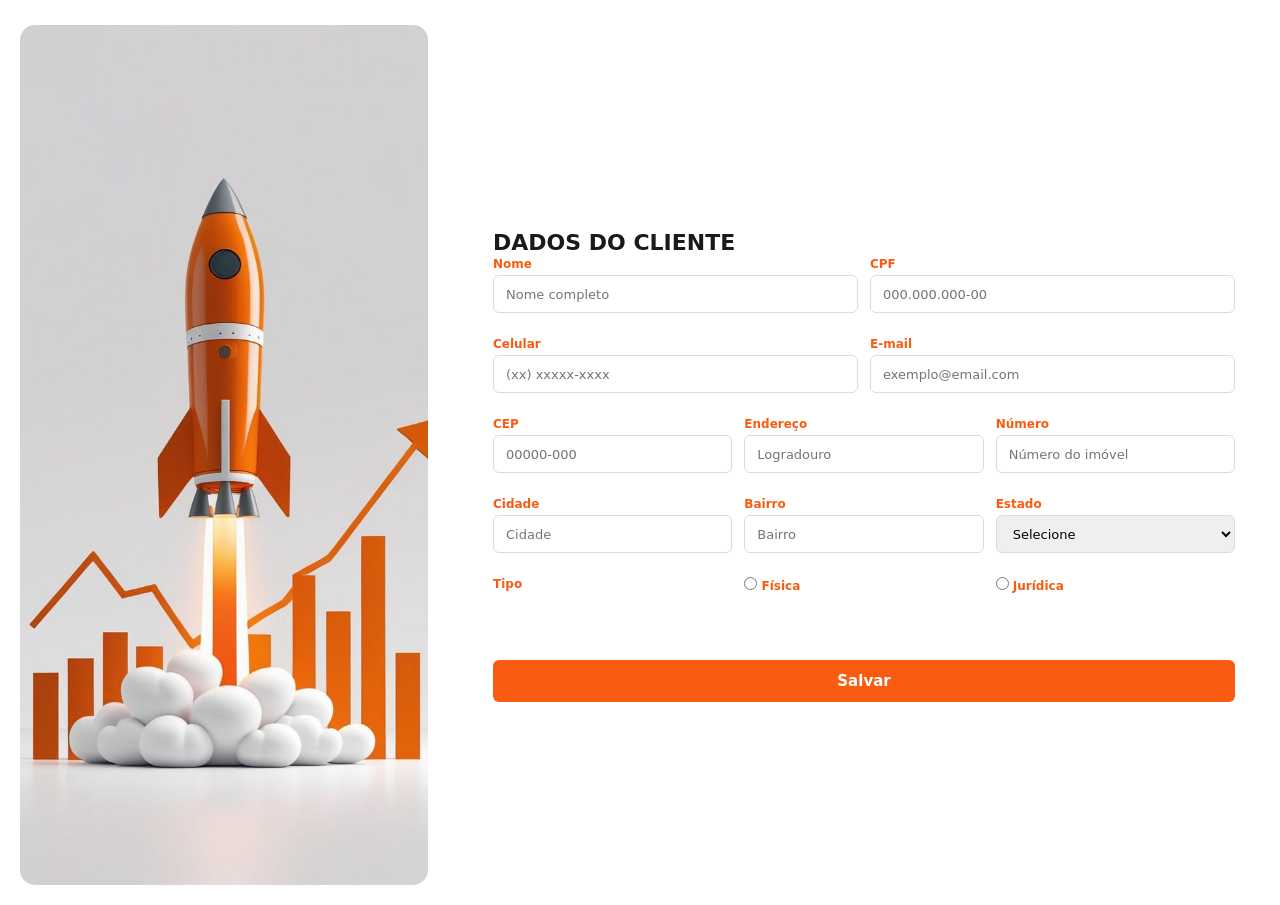
<file: dados_cliente.html>
<!DOCTYPE html>
<html lang="pt-br">
<head>
    <meta charset="UTF-8">
    <meta name="viewport" content="width=device-width, initial-scale=1.0">
    <link rel="stylesheet" href="css/dados.css">
    <link rel="icon" type="image/x-icon" href="img/icon.jpeg">
    <title>Cliente | CredTech</title>
</head>
<body>
    <div class="box_img">
        <img src="img/dados.jpeg" alt="CredTech">
    </div>
    
    <div class="content">
        <h1>DADOS DO CLIENTE</h1>
   
        <form id="form_cliente">
            <div class="form_row">
                <div class="form_group">
                    <label for="nome">Nome</label>
                    <input type="text" id="nome" name="nome" placeholder="Nome completo" required>
                    <small id="erro_nome"></small>
                </div>
                
                <div class="form_group">
                    <label for="cpf">CPF</label>
                    <input type="text" id="cpf" name="cpf" placeholder= "000.000.000-00" maxlength="14" required>
                    <small id="erro_cpf"></small>
                </div>
            </div>
            
            <div class="form_row">
                <div class="form_group">
                    <label for="telefone">Celular</label>
                    <input type="text" id="telefone" name="telefone" placeholder="(xx) xxxxx-xxxx" maxlength="15" required>
                    <small id="erro_telefone"></small>
                </div>

                <div class="form_group">
                    <label for="email">E-mail</label>
                    <input type="email" id="email" name="email" placeholder="exemplo@email.com" required>
                    <small id="erro_email"></small>
                </div>
            </div>
            
            <div class="form_row">
                <div class="form_group">
                    <label for="cep">CEP</label>
                    <input type="text" id="cep" name="cep" placeholder="00000-000" maxlength="9" required>
                    <small id="erro_cep"></small>
                </div>
                <div class="form_group">
                    <label for="endereco">Endereço</label>
                    <input type="text" id="endereco" name="endereco" placeholder="Logradouro" required>
                    <small id="erro_endereco"></small>
                </div>

                <div class="form_group">
                    <label for="numero">Número</label>
                    <input type="number" id="numero" name="numero" placeholder="Número do imóvel" min="0" required>
                    <small id="erro_numero"></small>
                </div>
            </div>
            
            <div class="form_row">
                <div class="form_group">
                    <label for="cidade">Cidade</label>
                    <input type="text" id="cidade" name="cidade" placeholder= "Cidade" required>
                    <small id="erro_cidade"></small>
                </div>

                <div class="form_group">
                    <label for="bairro">Bairro</label>
                    <input type="text" id="bairro" name="bairro" placeholder= "Bairro" required>
                    <small id="erro_bairro"></small>
                </div>

                <div class="form_group">
                    <label for="estado">Estado</label>
                    <select name="estado" id="estado" required>
                        <option value="">Selecione</option>

                        <option value="AC">Acre</option>
                        <option value="AL">Alagoas</option>
                        <option value="AP">Amapá</option>
                        <option value="AM">Amazonas</option>
                        <option value="BA">Bahia</option>
                        <option value="CE">Ceará</option>
                        <option value="DF">Distrito Federal</option>
                        <option value="ES">Espírito Santo</option>
                        <option value="GO">Goiás</option>
                        <option value="MA">Maranhão</option>
                        <option value="MT">Mato Grosso</option>
                        <option value="MS">Mato Grosso do Sul</option>
                        <option value="MG">Minas Gerais</option>
                        <option value="PA">Pará</option>
                        <option value="PB">Paraíba</option>
                        <option value="PR">Paraná</option>
                        <option value="PE">Pernambuco</option>
                        <option value="PI">Piauí</option>
                        <option value="RJ">Rio de Janeiro</option>
                        <option value="RN">Rio Grande do Norte</option>
                        <option value="RS">Rio Grande do Sul</option>
                        <option value="RO">Rondônia</option>
                        <option value="RR">Roraima</option>
                        <option value="SC">Santa Catarina</option>
                        <option value="SP">São Paulo</option>
                        <option value="SE">Sergipe</option>
                        <option value="TO">Tocantins</option>
                    </select>
                </div>
            </div>
            
            <div class="form_row">
                <div class="form_group">
                    <label>Tipo</label>
                </div>

                <div class="form_group">
                    <label><input type="radio" name="tipo"> Física</label>
                </div>

                <div class="form_group">
                    <label><input type="radio" name="tipo" required> Jurídica</label>
                </div>
            </div>
            
            <br><br>
            
            <form action="emprestimo.html">
                <button type="submit">Salvar</button>
            </form>
        </form><br><br>
    </div>


    <script src="script.js" defer></script>
   
</body>
</html>
</file>
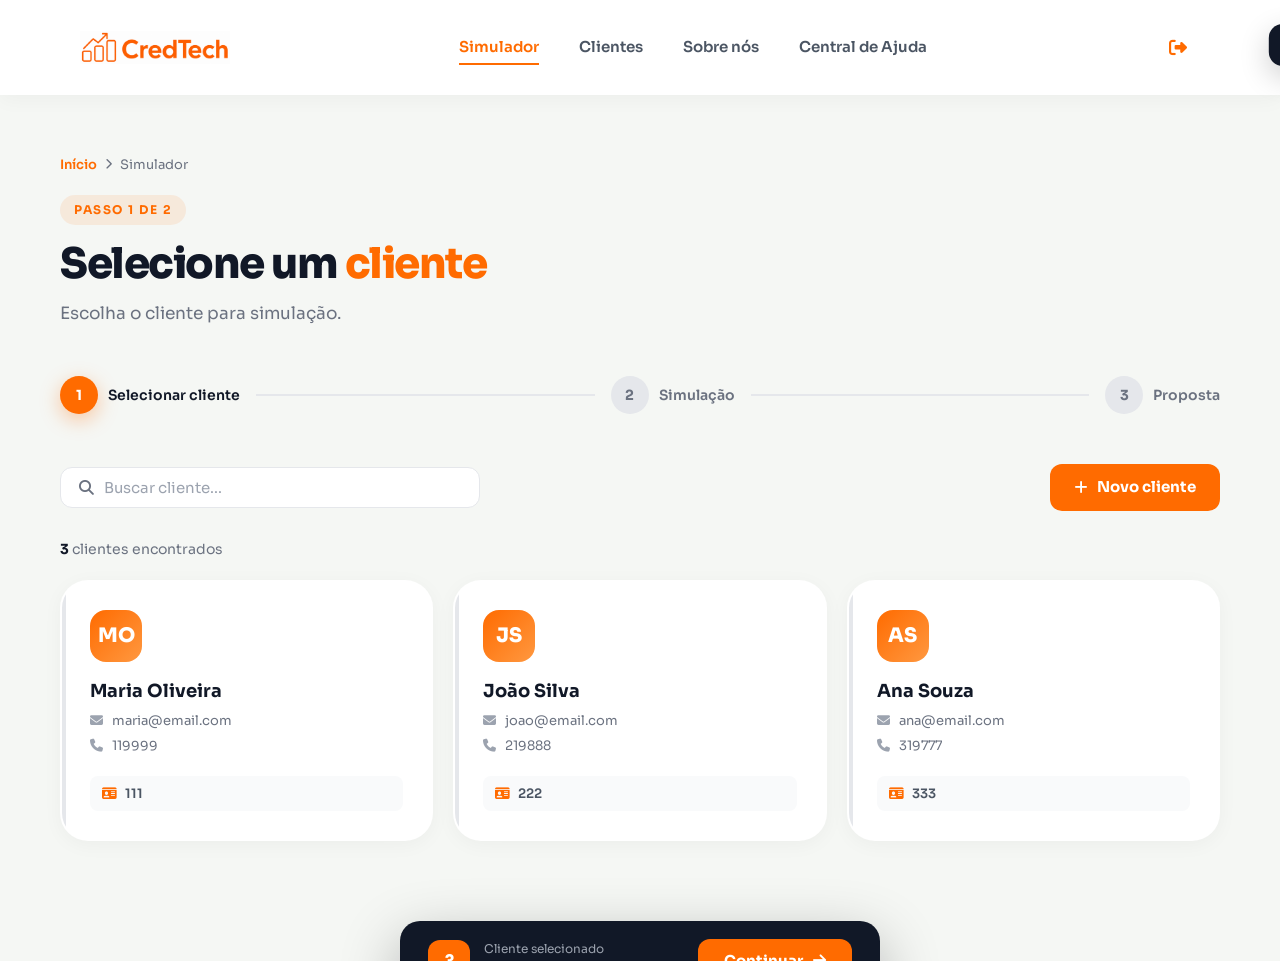
<file: simulador.html>
<!DOCTYPE html>
<html lang="pt-br">
<head>
    <meta charset="UTF-8">
    <meta name="viewport" content="width=device-width, initial-scale=1.0">

    <link rel="icon" href="img/icon.jpeg">
    <link rel="stylesheet" href="https://cdnjs.cloudflare.com/ajax/libs/font-awesome/6.5.1/css/all.min.css">
    <link href="https://fonts.googleapis.com/css2?family=Sora:wght@400;500;600;700;800&display=swap" rel="stylesheet">

    <title>Simulação | CredTech</title>

    <!-- Vínculo com o arquivo CSS externo -->
    <link rel="stylesheet" href="css/simulador.css">
</head>

<body>

<!-- ================= HEADER ================= -->
<header class="header">
    <div class="logo">
        <a href="#">
            <img src="img/logo.png" alt="Logo CredTech">
        </a>
    </div>

    <nav class="menu">
        <a href="simulador.html" class="active">Simulador</a>
        
        <a href="clientes.php">Clientes</a>
        <a href="sobre_nos.html">Sobre nós</a>
        <a href="central_ajuda.html">Central de Ajuda</a>
    </nav>

    <a class="btn-sair" href="#"><i class="fa-solid fa-right-from-bracket"></i></a>
</header>

<!-- ================= MAIN ================= -->
<main class="page-wrapper">

    <div class="page-header">
        <div class="breadcrumb">
            <a href="#">Início</a>
            <i class="fa-solid fa-chevron-right"></i>
            <span>Simulador</span>
        </div>

        <span class="label">Passo 1 de 2</span>
        <h1>Selecione um <span>cliente</span></h1>
        <p>Escolha o cliente para simulação.</p>
    </div>

    <!-- STEPS -->
    <div class="steps">
        <div class="step active">
            <div class="step-circle">1</div>
            <span class="step-label">Selecionar cliente</span>
        </div>

        <div class="step-line"></div>

        <div class="step pending">
            <div class="step-circle">2</div>
            <span class="step-label">Simulação</span>
        </div>

        <div class="step-line"></div>

        <div class="step pending">
            <div class="step-circle">3</div>
            <span class="step-label">Proposta</span>
        </div>
    </div>

    <!-- TOOLBAR -->
    <div class="toolbar">
        <div class="search-box">
            <i class="fa-solid fa-magnifying-glass"></i>
            <input id="search" placeholder="Buscar cliente...">
        </div>

        <!-- <button class="btn-novo" onclick="openModal()">
            <i class="fa-solid fa-plus"></i> Novo cliente
        </button> -->

        <a href="dados_cliente.php" class="btn-novo">
            <i class="fa-solid fa-plus"></i> Novo cliente
        </a>
    </div>

    <p class="clients-count">
        <strong id="total"></strong> clientes encontrados
    </p>

    <!-- GRID -->
    <div class="clients-grid" id="grid"></div>

</main>

<!-- FLOAT BAR -->
<div class="float-bar" id="floatBar">
    <div class="float-bar-info">
        <div class="float-bar-avatar" id="avatar">?</div>
        <div class="float-bar-text">
            <p>Cliente selecionado</p>
            <strong id="nomeSel">—</strong>
        </div>
    </div>

    <button class="btn-continuar" onclick="irSimulacao()">
        Continuar <i class="fa-solid fa-arrow-right"></i>
    </button>
</div>

<!-- MODAL -->
<div class="modal-overlay" id="modal">
    <div class="modal">
        <div class="modal-header">
            <div>
                <span class="label">Novo cadastro</span>
                <h2>Cliente</h2>
                <p>Preencha os dados</p>
            </div>
            <button class="btn-fechar" onclick="closeModal()">✕</button>
        </div>

        <div class="form-grid">
            <input id="nome" placeholder="Nome completo">
            <input id="cpf" placeholder="CPF">
            <input id="telefone" placeholder="Telefone">
            <input id="email" placeholder="Email" class="full">
        </div>

        <div class="modal-footer">
            <button class="btn-cancelar" onclick="closeModal()">Cancelar</button>
            <button class="btn-salvar" onclick="addCliente()">
                <i class="fa-solid fa-floppy-disk"></i> Salvar
            </button>
        </div>
    </div>
</div>

<!-- TOAST -->
<div class="toast" id="toast">
    <i class="fa-solid fa-circle-check"></i>
    <span id="toastMsg"></span>
</div>

<script>
/* ================= MOCK DB ================= */
let clientes = [
    { id: 1, nome: "Maria Oliveira", cpf: "111", email: "maria@email.com", telefone: "119999" },
    { id: 2, nome: "João Silva", cpf: "222", email: "joao@email.com", telefone: "219888" },
    { id: 3, nome: "Ana Souza", cpf: "333", email: "ana@email.com", telefone: "319777" }
];

let selected = null;

/* ================= RENDER ================= */
function render(list = clientes) {
    const grid = document.getElementById("grid");
    grid.innerHTML = "";

    document.getElementById("total").innerText = list.length;

    list.forEach(c => {
        const card = document.createElement("div");
        card.className = "client-card";

        const iniciais = c.nome.split(" ").map(n => n[0]).slice(0,2).join("");

        card.innerHTML = `
            <div class="client-avatar">${iniciais}</div>
            <div class="client-name">${c.nome}</div>
            <div class="client-meta">
                <span><i class="fa-solid fa-envelope"></i>${c.email}</span>
                <span><i class="fa-solid fa-phone"></i>${c.telefone}</span>
            </div>
            <div class="client-cpf"><i class="fa-solid fa-id-card"></i>${c.cpf}</div>
        `;

        card.onclick = () => select(c, card);
        grid.appendChild(card);
    });
}

/* ================= SELECT ================= */
function select(c, el) {
    document.querySelectorAll(".client-card").forEach(e => e.classList.remove("selected"));
    el.classList.add("selected");

    selected = c;

    document.getElementById("avatar").innerText = c.nome[0];
    document.getElementById("nomeSel").innerText = c.nome;

    document.getElementById("floatBar").classList.add("show");
}

/* ================= SEARCH ================= */
document.getElementById("search").addEventListener("input", e => {
    const q = e.target.value.toLowerCase();
    render(clientes.filter(c =>
        (c.nome + c.cpf + c.email).toLowerCase().includes(q)
    ));
});

/* ================= NAV ================= */
function irSimulacao() {
    if (!selected) return;
    alert("Cliente: " + selected.nome);
}

/* ================= MODAL ================= */
function openModal() {
    document.getElementById("modal").classList.add("open");
}
function closeModal() {
    document.getElementById("modal").classList.remove("open");
}

/* ================= ADD ================= */
function addCliente() {
    clientes.push({
        id: Date.now(),
        nome: nome.value,
        cpf: cpf.value,
        telefone: telefone.value,
        email: email.value
    });

    render();
    closeModal();
    toast("Cliente adicionado!");
}

/* ================= TOAST ================= */
function toast(msg) {
    const t = document.getElementById("toast");
    document.getElementById("toastMsg").innerText = msg;
    t.classList.add("show");

    setTimeout(() => t.classList.remove("show"), 2500);
}

/* INIT */
render();
</script>

</body>
</html>
</file>
<file: css/dados.css>
/* Reset e Base */
* {
    margin: 0;
    padding: 0;
    box-sizing: border-box;
    font-family: 'Segoe UI', system-ui, sans-serif;
}

body {
    background-color: white;
    display: flex;
    justify-content: center;
    align-items: center;
    height: 100vh;
    overflow: hidden; 
}

/* Container Principal */
.container {
    display: flex;
    background-color: #ffffff;
    width: 1000px; 
    height: 670px; 
    border-radius: 15px;
    box-shadow: 0 10px 30px rgba(0, 0, 0, 0.08);
    overflow: hidden;
}

/* Lado da Imagem */
.box_img {
    width: 35%;
    height: 100%;
    padding: 20px;
    margin-top: 10px;
    border-radius: 15px;
    overflow: hidden;
}

.box_img img {
    width: 100%;
    height: 100%;
    border-radius: 15px;
    object-fit: cover;
}

/* Lado do Formulário*/
.content {
    flex: 1;
    padding: 30px 45px; 
    display: flex;
    margin-top: 70px;
    flex-direction: column;
    justify-content: center;
}

h1 {
    font-size: 22px;
    font-weight: 700;
    color: #1a1a1a;
    margin-bottom: 2px;
}

.subtitle {
    font-size: 13px;
    color: #666;
    margin-bottom: 20px; 
}

/* Estrutura de Linhas */
.form_row {
    display: flex;
    gap: 12px;
    margin-bottom: 10px;
}

.form_group {
    flex: 1;
    display: flex;
    flex-direction: column;
}

/* Labels */
label {
    font-size: 12px;
    font-weight: 600;
    color: #f95b10;
    margin-bottom: 4px;
}

/* Inputs e Selects */
#form_cliente input[type="text"], 
#form_cliente input[type="email"], 
#form_cliente input[type="number"], 
#form_cliente select {
    width: 100%;
    padding: 8px 12px; 
    border-radius: 6px;
    border: 1px solid #dcdcdc;
    font-size: 13px;
    height: 38px; 
}

/* Radio Buttons */
.radio_group {
    display: flex;
    gap: 20px;
    margin-top: 2px;
}

.radio_label {
    display: flex;
    align-items: center;
    font-size: 13px;
    font-weight: 600;
}

/* Botão Salvar */
button {
    width: 100%;
    padding: 12px; 
    background-color: #f95b10;
    color: #ffffff;
    border: none;
    border-radius: 6px;
    font-size: 15px;
    font-weight: 700;
    cursor: pointer;
    margin-top: 15px; 
}

button:hover {
    background-color: #e04e0b; /
}

/* Mensagens de Erro compactas */
small {
    font-size: 10px;
    color: #ff4d4d;
    height: 12px;
    margin-top: 2px;
}
</file>
<file: css/simulador.css>
/* ===================== RESET & BASE ===================== */
*, *::before, *::after { 
    margin: 0; 
    padding: 0; 
    box-sizing: border-box; 
}

:root {
    --orange:     #FF6B00;
    --orange-d:   #e55d00;
    --dark:       #111827;
    --mid:        #4b5563;
    --light:      #6b7280;
    --border:     #e5e7eb;
    --bg:         #F5F7F4;
    --white:      #FFFFFF;
    --card-bg:    #FFFFFF;
    --radius-lg:  28px;
    --radius-md:  16px;
    --radius-sm:  10px;
    --shadow-sm:  0 4px 20px rgba(0,0,0,0.04);
    --shadow-md:  0 10px 30px rgba(0,0,0,0.08);
    --shadow-or:  0 20px 40px rgba(255,107,0,0.18);
}

body {
    font-family: 'Sora', Arial, sans-serif;
    background: var(--bg);
    color: var(--dark);
    overflow-x: hidden;
    line-height: 1.5;
}

a { text-decoration: none; color: inherit; }
img { max-width: 100%; display: block; }

/* ===================== HEADER ===================== */
.header {
    width: 100%;
    display: flex;
    align-items: center;
    justify-content: space-between;
    padding: 25px 80px;
    background: var(--white);
    box-shadow: 0 4px 20px rgba(0,0,0,0.04);
    position: sticky;
    top: 0;
    z-index: 1000;
}
.logo img { width: 150px; object-fit: contain; }

.menu { display: flex; align-items: center; gap: 40px; }
.menu a {
    position: relative;
    font-size: 15px;
    font-weight: 600;
    color: var(--mid);
    transition: .3s;
}
.menu a:hover { color: var(--orange); }
.menu a::after {
    content: "";
    position: absolute;
    left: 0; bottom: -6px;
    width: 0%; height: 2px;
    background: var(--orange);
    transition: .3s;
}
.menu a:hover::after { width: 100%; }
.menu a.active { color: var(--orange); }
.menu a.active::after { width: 100%; }

.btn-sair {
    width: 45px; height: 45px;
    display: flex; align-items: center; justify-content: center;
    color: var(--orange);
    border-radius: 12px;
    font-size: 18px;
    transition: .3s;
}
.btn-sair:hover {
    background: var(--orange);
    color: var(--white);
    transform: translateY(-2px);
}

/* ===================== PAGE WRAPPER ===================== */
.page-wrapper {
    max-width: 1200px;
    margin: 60px auto 120px;
    padding: 0 20px;
}

/* ===================== PAGE HEADER ===================== */
.page-header {
    margin-bottom: 50px;
}
.page-header .breadcrumb {
    display: flex;
    align-items: center;
    gap: 8px;
    font-size: 13px;
    color: var(--light);
    margin-bottom: 20px;
}
.page-header .breadcrumb a { color: var(--orange); font-weight: 600; }
.page-header .breadcrumb i { font-size: 11px; }

.page-header .label {
    display: inline-block;
    background: rgba(255,107,0,0.10);
    color: var(--orange);
    font-size: 12px;
    font-weight: 700;
    text-transform: uppercase;
    letter-spacing: 1.5px;
    padding: 6px 14px;
    border-radius: 50px;
    margin-bottom: 16px;
}
.page-header h1 {
    font-size: 42px;
    font-weight: 800;
    line-height: 1.1;
    letter-spacing: -1.5px;
    color: var(--dark);
}
.page-header h1 span { color: var(--orange); }
.page-header p {
    margin-top: 14px;
    font-size: 17px;
    color: var(--light);
    max-width: 540px;
}

/* ===================== STEP INDICATOR ===================== */
.steps {
    display: flex;
    align-items: center;
    gap: 0;
    margin-bottom: 50px;
}
.step {
    display: flex;
    align-items: center;
    gap: 10px;
}
.step-circle {
    width: 38px; height: 38px;
    border-radius: 50%;
    display: flex;
    align-items: center;
    justify-content: center;
    font-size: 14px;
    font-weight: 700;
    transition: .3s;
}
.step.active .step-circle {
    background: var(--orange);
    color: var(--white);
    box-shadow: 0 6px 20px rgba(255,107,0,0.35);
}
.step.done .step-circle {
    background: #10b981;
    color: var(--white);
}
.step.pending .step-circle {
    background: var(--border);
    color: var(--light);
}
.step-label {
    font-size: 14px;
    font-weight: 600;
    color: var(--mid);
}
.step.active .step-label { color: var(--dark); }
.step.pending .step-label { color: var(--light); }

.step-line {
    flex: 1;
    height: 2px;
    background: var(--border);
    margin: 0 16px;
    min-width: 40px;
}
.step-line.done { background: var(--orange); }

/* ===================== TOOLBAR ===================== */
.toolbar {
    display: flex;
    align-items: center;
    justify-content: space-between;
    gap: 20px;
    margin-bottom: 28px;
    flex-wrap: wrap;
}
.search-box {
    display: flex;
    align-items: center;
    gap: 10px;
    background: var(--white);
    border: 1px solid var(--border);
    border-radius: 12px;
    padding: 10px 18px;
    min-width: 280px;
    flex: 1;
    max-width: 420px;
    transition: .3s;
}
.search-box:focus-within {
    border-color: var(--orange);
    box-shadow: 0 0 0 3px rgba(255,107,0,0.10);
}
.search-box i { color: var(--light); font-size: 15px; }
.search-box input {
    border: none;
    background: transparent;
    outline: none;
    font-size: 15px;
    font-family: 'Sora', sans-serif;
    color: var(--dark);
    width: 100%;
}
.search-box input::placeholder { color: #9ca3af; }

.btn-novo {
    display: inline-flex;
    align-items: center;
    gap: 9px;
    background: var(--orange);
    color: var(--white);
    padding: 12px 24px;
    border-radius: 12px;
    font-size: 15px;
    font-weight: 700;
    font-family: 'Sora', sans-serif;
    transition: .3s;
    white-space: nowrap;
    border: none;
    cursor: pointer;
}
.btn-novo:hover {
    background: var(--orange-d);
    transform: translateY(-2px);
    box-shadow: var(--shadow-or);
}

/* ===================== EMPTY STATE ===================== */
.empty-state {
    background: var(--white);
    border-radius: var(--radius-lg);
    padding: 80px 40px;
    text-align: center;
    box-shadow: var(--shadow-sm);
    border: 1px solid var(--border);
}
.empty-icon {
    width: 90px; height: 90px;
    background: rgba(255,107,0,0.08);
    border-radius: 50%;
    display: flex;
    align-items: center;
    justify-content: center;
    margin: 0 auto 28px;
}
.empty-icon i { font-size: 36px; color: var(--orange); }
.empty-state h3 {
    font-size: 26px;
    font-weight: 700;
    color: var(--dark);
    margin-bottom: 12px;
}
.empty-state p {
    font-size: 16px;
    color: var(--light);
    max-width: 380px;
    margin: 0 auto 36px;
    line-height: 1.7;
}
.btn-criar-primeiro {
    display: inline-flex;
    align-items: center;
    gap: 10px;
    background: var(--orange);
    color: var(--white);
    padding: 16px 36px;
    border-radius: 14px;
    font-size: 16px;
    font-weight: 700;
    font-family: 'Sora', sans-serif;
    transition: .3s;
}
.btn-criar-primeiro:hover {
    background: var(--orange-d);
    transform: translateY(-2px);
    box-shadow: var(--shadow-or);
}

/* ===================== CLIENTS GRID ===================== */
.clients-count {
    font-size: 14px;
    color: var(--light);
    margin-bottom: 20px;
}
.clients-count strong { color: var(--dark); }

.clients-grid {
    display: grid;
    grid-template-columns: repeat(auto-fill, minmax(310px, 1fr));
    gap: 20px;
}

/* ===================== CLIENT CARD ===================== */
.client-card {
    background: var(--white);
    border-radius: var(--radius-lg);
    padding: 28px;
    box-shadow: var(--shadow-sm);
    border: 2px solid transparent;
    cursor: pointer;
    transition: all .3s ease;
    position: relative;
    overflow: hidden;
}
.client-card::before {
    content: "";
    position: absolute;
    top: 0; left: 0;
    width: 4px; height: 100%;
    background: var(--border);
    border-radius: 4px 0 0 4px;
    transition: .3s;
}
.client-card:hover {
    border-color: rgba(255,107,0,0.25);
    box-shadow: 0 12px 36px rgba(255,107,0,0.12);
    transform: translateY(-3px);
}
.client-card:hover::before { background: var(--orange); }
.client-card.selected {
    border-color: var(--orange);
    box-shadow: 0 12px 36px rgba(255,107,0,0.20);
}
.client-card.selected::before { background: var(--orange); }

.card-check {
    position: absolute;
    top: 18px; right: 18px;
    width: 28px; height: 28px;
    border-radius: 50%;
    background: var(--border);
    display: flex;
    align-items: center;
    justify-content: center;
    transition: .3s;
}
.card-check i { font-size: 12px; color: #9ca3af; transition: .3s; }
.client-card.selected .card-check {
    background: var(--orange);
}
.client-card.selected .card-check i { color: var(--white); }

.client-avatar {
    width: 52px; height: 52px;
    border-radius: 16px;
    background: linear-gradient(135deg, #FF6B00, #ff9840);
    display: flex;
    align-items: center;
    justify-content: center;
    color: var(--white);
    font-size: 20px;
    font-weight: 800;
    margin-bottom: 16px;
    flex-shrink: 0;
}

.client-name {
    font-size: 18px;
    font-weight: 700;
    color: var(--dark);
    margin-bottom: 6px;
}
.client-meta {
    display: flex;
    flex-direction: column;
    gap: 6px;
    margin-bottom: 20px;
}
.client-meta span {
    display: flex;
    align-items: center;
    gap: 8px;
    font-size: 13px;
    color: var(--light);
}
.client-meta i { width: 14px; color: #9ca3af; }

.client-cpf {
    background: #f9fafb;
    border-radius: 8px;
    padding: 8px 12px;
    font-size: 13px;
    color: var(--mid);
    font-weight: 600;
    display: flex;
    align-items: center;
    gap: 8px;
}
.client-cpf i { color: var(--orange); }

/* ===================== FLOATING BAR ===================== */
.float-bar {
    position: fixed;
    bottom: -100px;
    left: 50%;
    transform: translateX(-50%);
    background: var(--dark);
    color: var(--white);
    border-radius: 20px;
    padding: 18px 28px;
    display: flex;
    align-items: center;
    gap: 24px;
    box-shadow: 0 20px 60px rgba(0,0,0,0.30);
    z-index: 999;
    transition: bottom .4s cubic-bezier(0.34,1.56,0.64,1);
    min-width: 480px;
    max-width: 90vw;
}
.float-bar.show { bottom: 32px; }

.float-bar-info {
    display: flex;
    align-items: center;
    gap: 14px;
    flex: 1;
}
.float-bar-avatar {
    width: 42px; height: 42px;
    border-radius: 12px;
    background: var(--orange);
    display: flex;
    align-items: center;
    justify-content: center;
    font-size: 16px;
    font-weight: 800;
    flex-shrink: 0;
}
.float-bar-text p {
    font-size: 12px;
    color: #9ca3af;
}
.float-bar-text strong {
    font-size: 16px;
    font-weight: 700;
}

.btn-continuar {
    display: inline-flex;
    align-items: center;
    gap: 10px;
    background: var(--orange);
    color: var(--white);
    padding: 12px 26px;
    border-radius: 12px;
    font-size: 15px;
    font-weight: 700;
    font-family: 'Sora', sans-serif;
    transition: .3s;
    border: none;
    cursor: pointer;
    white-space: nowrap;
}
.btn-continuar:hover {
    background: var(--orange-d);
    transform: translateY(-2px);
}

/* ===================== MODAL NOVO CLIENTE ===================== */
.modal-overlay {
    position: fixed;
    inset: 0;
    background: rgba(17,24,39,0.55);
    backdrop-filter: blur(6px);
    z-index: 2000;
    display: flex;
    align-items: center;
    justify-content: center;
    padding: 20px;
    opacity: 0;
    pointer-events: none;
    transition: .3s;
}
.modal-overlay.open { opacity: 1; pointer-events: all; }

.modal {
    background: var(--white);
    border-radius: var(--radius-lg);
    padding: 40px;
    width: 100%;
    max-width: 560px;
    box-shadow: 0 30px 60px rgba(0,0,0,0.20);
    transform: translateY(20px) scale(.97);
    transition: .35s cubic-bezier(0.34,1.2,0.64,1);
    max-height: 90vh;
    overflow-y: auto;
}
.modal-overlay.open .modal {
    transform: translateY(0) scale(1);
}

.modal-header {
    display: flex;
    align-items: flex-start;
    justify-content: space-between;
    margin-bottom: 32px;
}
.modal-header-left .label {
    background: rgba(255,107,0,0.10);
    color: var(--orange);
    font-size: 11px;
    font-weight: 700;
    text-transform: uppercase;
    letter-spacing: 1.5px;
    padding: 5px 12px;
    border-radius: 50px;
    display: inline-block;
    margin-bottom: 10px;
}
.modal-header h2 { font-size: 24px; font-weight: 800; color: var(--dark); }
.modal-header p { font-size: 14px; color: var(--light); margin-top: 6px; }

.btn-fechar {
    width: 38px; height: 38px;
    border-radius: 10px;
    border: 1px solid var(--border);
    background: transparent;
    display: flex;
    align-items: center;
    justify-content: center;
    cursor: pointer;
    color: var(--mid);
    font-size: 16px;
    transition: .3s;
    flex-shrink: 0;
}
.btn-fechar:hover { background: var(--border); }

.form-grid {
    display: grid;
    grid-template-columns: 1fr 1fr;
    gap: 18px;
}
.form-group { display: flex; flex-direction: column; gap: 7px; }
.form-group.full { grid-column: 1/-1; }

.form-group label {
    font-size: 13px;
    font-weight: 600;
    color: var(--mid);
}
.form-group input, .form-group select {
    border: 1.5px solid var(--border);
    border-radius: 10px;
    padding: 11px 15px;
    font-size: 15px;
    font-family: 'Sora', sans-serif;
    color: var(--dark);
    outline: none;
    background: var(--white);
    transition: .3s;
}
.form-group input:focus, .form-group select:focus {
    border-color: var(--orange);
    box-shadow: 0 0 0 3px rgba(255,107,0,0.10);
}

.modal-footer {
    display: flex;
    gap: 12px;
    margin-top: 28px;
    padding-top: 24px;
    border-top: 1px solid var(--border);
}
.btn-cancelar {
    flex: 1;
    padding: 13px;
    border-radius: 12px;
    border: 1.5px solid var(--border);
    background: transparent;
    font-size: 15px;
    font-weight: 600;
    font-family: 'Sora', sans-serif;
    color: var(--mid);
    cursor: pointer;
    transition: .3s;
}
.btn-cancelar:hover { background: #f9fafb; }

.btn-salvar {
    flex: 2;
    padding: 13px;
    border-radius: 12px;
    border: none;
    background: var(--orange);
    color: var(--white);
    font-size: 15px;
    font-weight: 700;
    font-family: 'Sora', sans-serif;
    cursor: pointer;
    transition: .3s;
    display: flex;
    align-items: center;
    justify-content: center;
    gap: 8px;
}
.btn-salvar:hover { background: var(--orange-d); transform: translateY(-1px); }

/* ===================== TOAST ===================== */
.toast {
    position: fixed;
    top: 24px; right: 24px;
    background: var(--dark);
    color: var(--white);
    padding: 14px 20px;
    border-radius: 14px;
    font-size: 14px;
    font-weight: 600;
    font-family: 'Sora', sans-serif;
    display: flex;
    align-items: center;
    gap: 10px;
    box-shadow: 0 10px 30px rgba(0,0,0,0.20);
    z-index: 9999;
    transform: translateX(120%);
    transition: .4s cubic-bezier(0.34,1.2,0.64,1);
}
.toast.show { transform: translateX(0); }
.toast.success i { color: #10b981; }
.toast.error i { color: #ef4444; }

/* ===================== DB ERROR ===================== */
.db-error {
    background: #fff1f2;
    border: 1px solid #fecaca;
    border-radius: var(--radius-md);
    padding: 20px 24px;
    display: flex;
    align-items: center;
    gap: 14px;
    margin-bottom: 30px;
}
.db-error i { color: #ef4444; font-size: 20px; flex-shrink: 0; }
.db-error p { font-size: 14px; color: #b91c1c; }

/* ===================== RESPONSIVE ===================== */
@media (max-width: 768px) {
    .header { padding: 20px 24px; }
    .menu { display: none; }
    .page-wrapper { margin: 40px auto 80px; }
    .page-header h1 { font-size: 30px; }
    .form-grid { grid-template-columns: 1fr; }
    .float-bar { min-width: unset; width: calc(100% - 40px); flex-wrap: wrap; }
    .clients-grid { grid-template-columns: 1fr; }
    .steps { gap: 0; }
}
</file>
